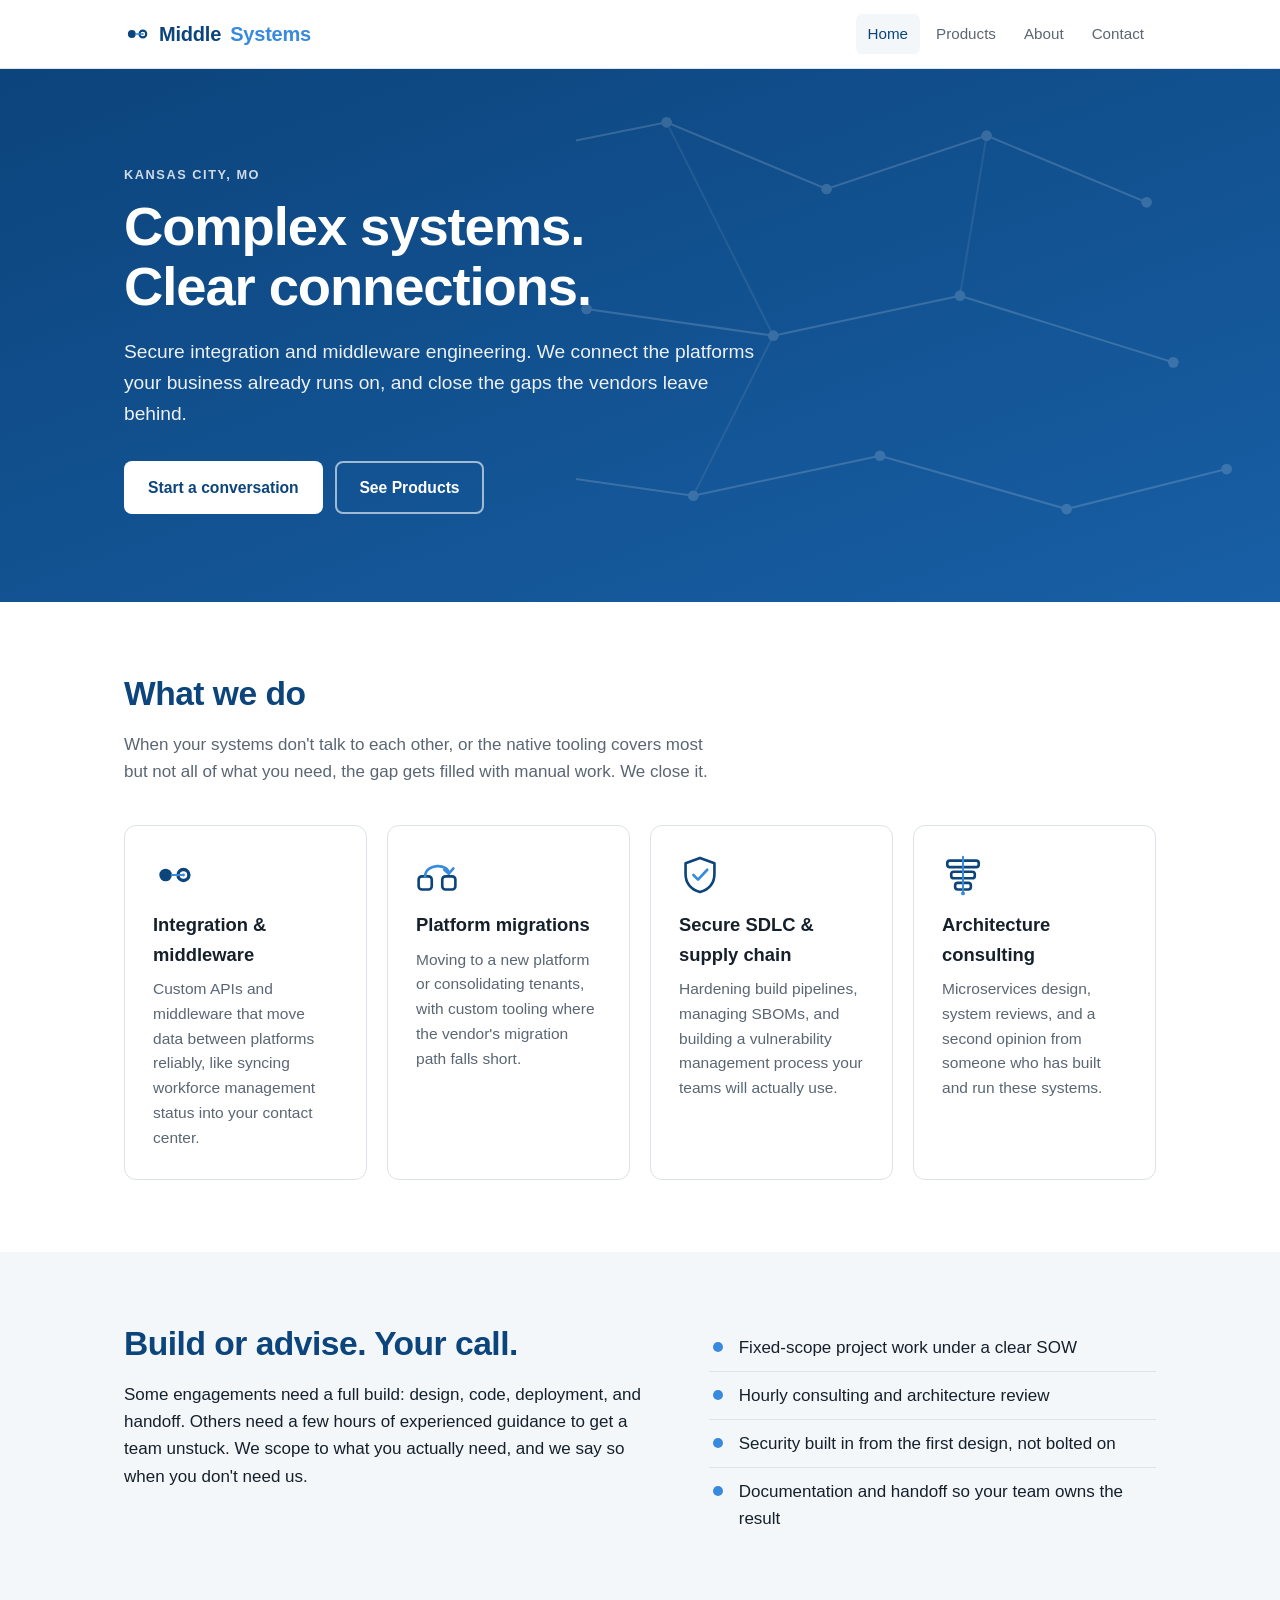
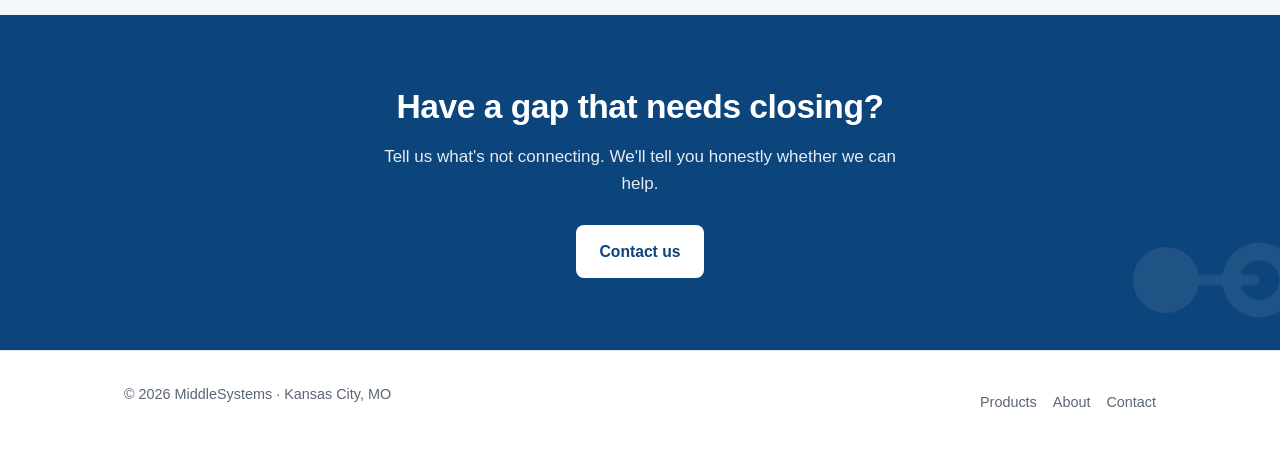
<file: index.html>
<!DOCTYPE html>
<html lang="en">
<head>
  <meta charset="utf-8">
  <meta name="viewport" content="width=device-width, initial-scale=1">
  <title>MiddleSystems | Secure Integration &amp; Middleware Engineering</title>
  <meta name="description" content="MiddleSystems designs and builds secure APIs, middleware, and integrations, and helps teams secure their software supply chain. Based in Kansas City.">
  <link rel="stylesheet" href="styles.css">
  <link rel="icon" href="/favicon.ico" sizes="any">
  <link rel="icon" href="/favicon.png" type="image/png">
  <link rel="apple-touch-icon" href="/apple-touch-icon.png">
</head>
<body>
  <header class="site-header">
    <div class="wrap">
      <a class="brand" href="index.html"><svg class="brand-icon" viewBox="0 0 200 200" aria-hidden="true"><circle cx="60" cy="100" r="30" fill="#0C447C"/><path d="M179,100 A34,34 0 1,0 111,100 A34,34 0 1,0 179,100 Z M163,100 A18,18 0 1,1 127,100 A18,18 0 1,1 163,100 Z" fill-rule="evenodd" fill="#0C447C"/><rect x="84" y="95" width="61" height="10" rx="5" fill="#378ADD"/><circle cx="145" cy="100" r="7" fill="#378ADD"/></svg>Middle<span>Systems</span></a>
      <nav class="nav" aria-label="Main">
        <a href="index.html" aria-current="page">Home</a>
        <a href="products.html">Products</a>
        <a href="about.html">About</a>
        <a href="contact.html">Contact</a>
      </nav>
    </div>
  </header>

  <main>
    <section class="hero">
      <svg class="hero-pattern" viewBox="0 0 640 400" preserveAspectRatio="xMaxYMid slice" aria-hidden="true">
        <g fill="#ffffff">
          <circle cx="80" cy="60" r="4"/><circle cx="180" cy="40" r="4"/><circle cx="300" cy="90" r="4"/><circle cx="420" cy="50" r="4"/><circle cx="540" cy="100" r="4"/>
          <circle cx="120" cy="180" r="4"/><circle cx="260" cy="200" r="4"/><circle cx="400" cy="170" r="4"/><circle cx="560" cy="220" r="4"/>
          <circle cx="60" cy="300" r="4"/><circle cx="200" cy="320" r="4"/><circle cx="340" cy="290" r="4"/><circle cx="480" cy="330" r="4"/><circle cx="600" cy="300" r="4"/>
        </g>
        <g stroke="#ffffff" stroke-width="1.5" fill="none">
          <path d="M80,60 L180,40 L300,90 L420,50 L540,100"/>
          <path d="M120,180 L260,200 L400,170 L560,220"/>
          <path d="M60,300 L200,320 L340,290 L480,330 L600,300"/>
          <path d="M180,40 L260,200" opacity="0.5"/>
          <path d="M420,50 L400,170" opacity="0.5"/>
          <path d="M200,320 L260,200" opacity="0.5"/>
        </g>
      </svg>
      <div class="wrap">
        <p class="eyebrow">Kansas City, MO</p>
        <h1>Complex systems. Clear connections.</h1>
        <p class="lead">Secure integration and middleware engineering. We connect the platforms your business already runs on, and close the gaps the vendors leave behind.</p>
        <a class="btn btn-light" href="contact.html">Start a conversation</a>
        <a class="btn btn-ghost" href="products.html">See Products</a>
      </div>
    </section>

    <section>
      <div class="wrap">
        <h2>What we do</h2>
        <p class="section-intro">When your systems don't talk to each other, or the native tooling covers most but not all of what you need, the gap gets filled with manual work. We close it.</p>
        <div class="grid">
          <div class="card">
            <svg class="icon" viewBox="0 0 200 200" aria-hidden="true">
              <circle cx="60" cy="100" r="30" fill="#0C447C"/>
              <path d="M179,100 A34,34 0 1,0 111,100 A34,34 0 1,0 179,100 Z M163,100 A18,18 0 1,1 127,100 A18,18 0 1,1 163,100 Z" fill-rule="evenodd" fill="#0C447C"/>
              <rect x="84" y="95" width="61" height="10" rx="5" fill="#378ADD"/>
              <circle cx="145" cy="100" r="7" fill="#378ADD"/>
            </svg>
            <h3>Integration &amp; middleware</h3>
            <p>Custom APIs and middleware that move data between platforms reliably, like syncing workforce management status into your contact center.</p>
          </div>
          <div class="card">
            <svg class="icon" viewBox="0 0 64 64" fill="none" stroke="currentColor" stroke-width="4" stroke-linecap="round" stroke-linejoin="round" aria-hidden="true">
              <rect x="4" y="34" width="20" height="20" rx="5"/>
              <rect x="40" y="34" width="20" height="20" rx="5"/>
              <path d="M14 34 C14 14, 50 14, 50 30" stroke="#378ADD"/>
              <path d="M43 24 L50 30 L57 22" stroke="#378ADD" fill="none"/>
            </svg>
            <h3>Platform migrations</h3>
            <p>Moving to a new platform or consolidating tenants, with custom tooling where the vendor's migration path falls short.</p>
          </div>
          <div class="card">
            <svg class="icon" viewBox="0 0 64 64" fill="none" stroke="currentColor" stroke-width="4" stroke-linecap="round" stroke-linejoin="round" aria-hidden="true">
              <path d="M32 6 L54 14 V30 C54 45 45 54 32 58 C19 54 10 45 10 30 V14 Z"/>
              <path d="M22 32 L29 39 L43 24" stroke="#378ADD"/>
            </svg>
            <h3>Secure SDLC &amp; supply chain</h3>
            <p>Hardening build pipelines, managing SBOMs, and building a vulnerability management process your teams will actually use.</p>
          </div>
          <div class="card">
            <svg class="icon" viewBox="0 0 64 64" fill="none" stroke="currentColor" stroke-width="4" stroke-linecap="round" stroke-linejoin="round" aria-hidden="true">
              <rect x="8" y="10" width="48" height="10" rx="4"/>
              <rect x="14" y="27" width="36" height="10" rx="4"/>
              <rect x="20" y="44" width="24" height="10" rx="4"/>
              <line x1="32" y1="4" x2="32" y2="60" stroke="#378ADD" stroke-width="3"/>
              <circle cx="32" cy="60" r="3" fill="#378ADD" stroke="none"/>
            </svg>
            <h3>Architecture consulting</h3>
            <p>Microservices design, system reviews, and a second opinion from someone who has built and run these systems.</p>
          </div>
        </div>
      </div>
    </section>

    <section class="soft">
      <div class="wrap two-col">
        <div>
          <h2>Build or advise. Your call.</h2>
          <p>Some engagements need a full build: design, code, deployment, and handoff. Others need a few hours of experienced guidance to get a team unstuck. We scope to what you actually need, and we say so when you don't need us.</p>
        </div>
        <ul class="checklist">
          <li>Fixed-scope project work under a clear SOW</li>
          <li>Hourly consulting and architecture review</li>
          <li>Security built in from the first design, not bolted on</li>
          <li>Documentation and handoff so your team owns the result</li>
        </ul>
      </div>
    </section>

    <section class="cta-band">
      <svg class="cta-watermark" viewBox="0 0 200 200" aria-hidden="true">
        <circle cx="60" cy="100" r="30" fill="#ffffff"/>
        <path d="M179,100 A34,34 0 1,0 111,100 A34,34 0 1,0 179,100 Z M163,100 A18,18 0 1,1 127,100 A18,18 0 1,1 163,100 Z" fill-rule="evenodd" fill="#ffffff"/>
        <rect x="84" y="95" width="61" height="10" rx="5" fill="#ffffff"/>
      </svg>
      <div class="wrap">
        <h2>Have a gap that needs closing?</h2>
        <p>Tell us what's not connecting. We'll tell you honestly whether we can help.</p>
        <a class="btn btn-light" href="contact.html">Contact us</a>
      </div>
    </section>
  </main>

  <footer class="site-footer">
    <div class="wrap">
      <span>&copy; <span id="yr">2026</span> MiddleSystems &middot; Kansas City, MO</span>
      <span><a href="products.html">Products</a><a href="about.html">About</a><a href="contact.html">Contact</a></span>
    </div>
  </footer>
  <script>document.getElementById('yr').textContent = new Date().getFullYear();</script>
</body>
</html>
</file>
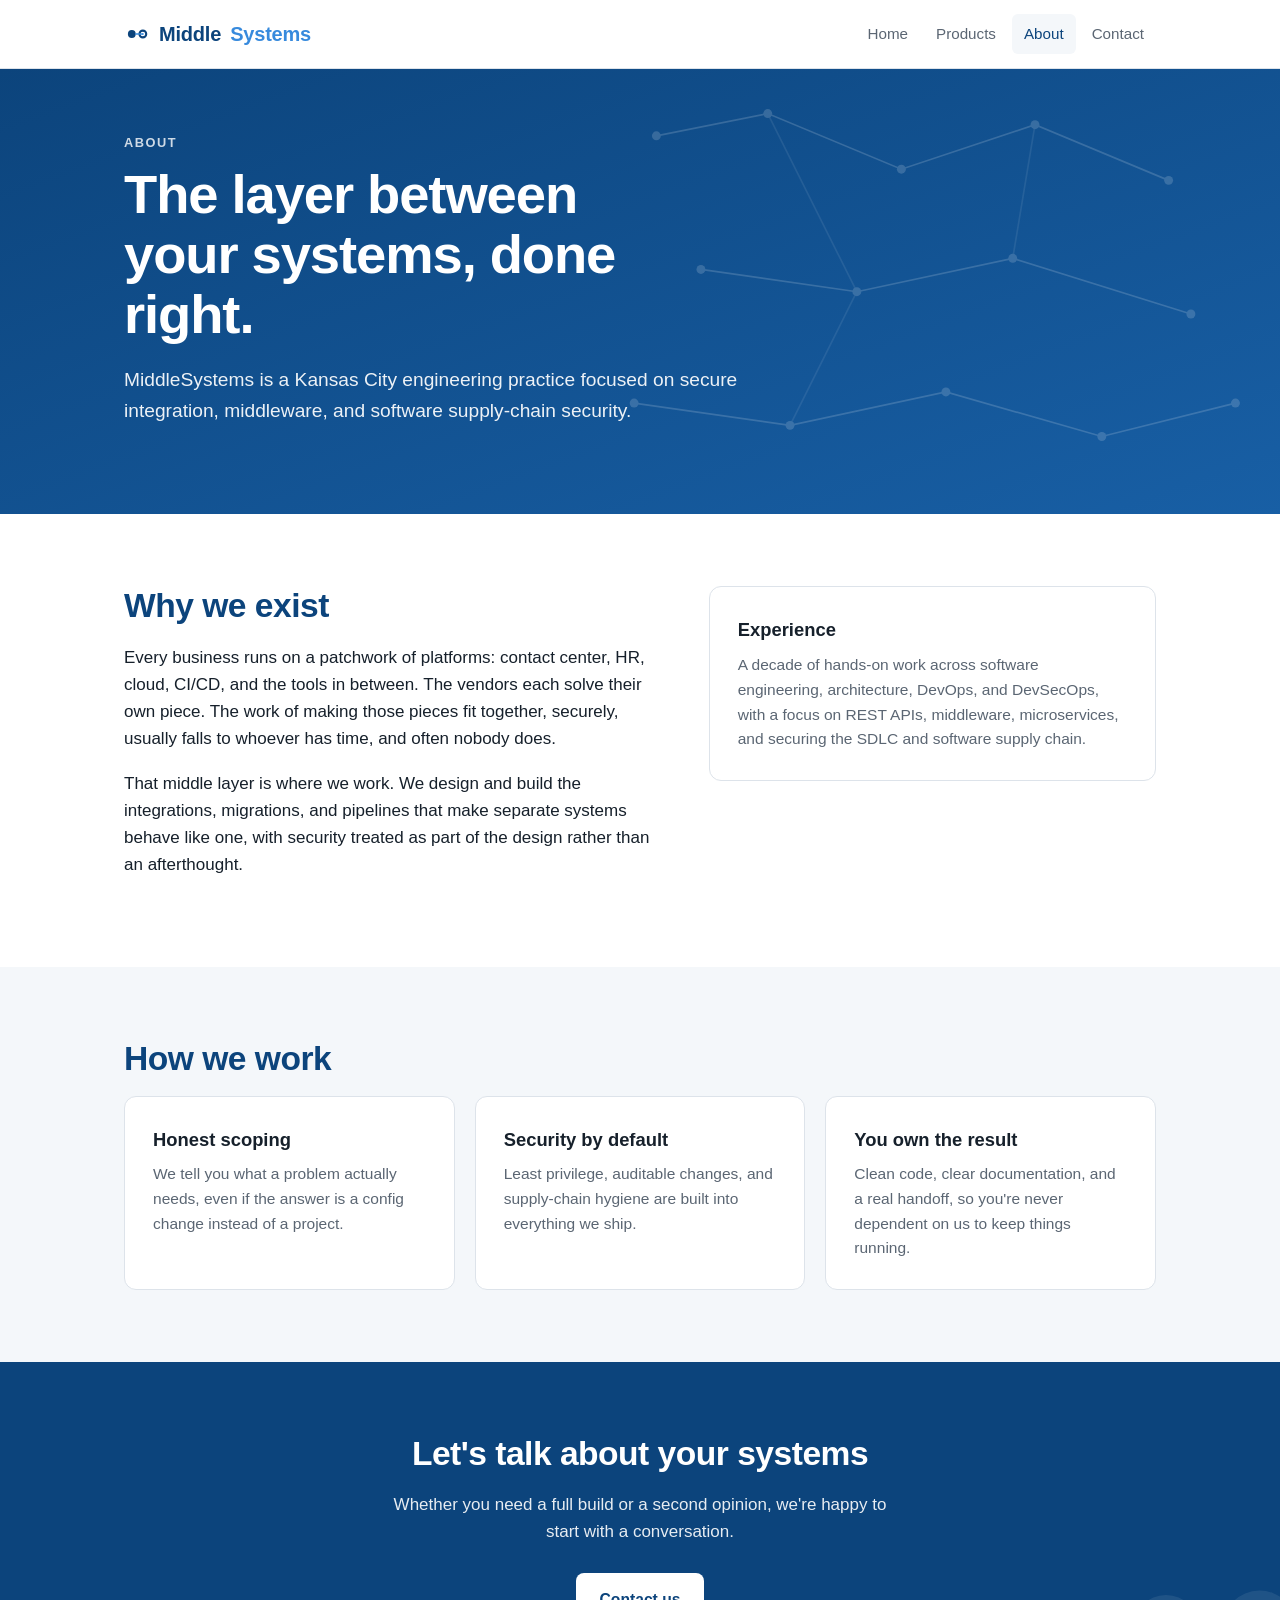
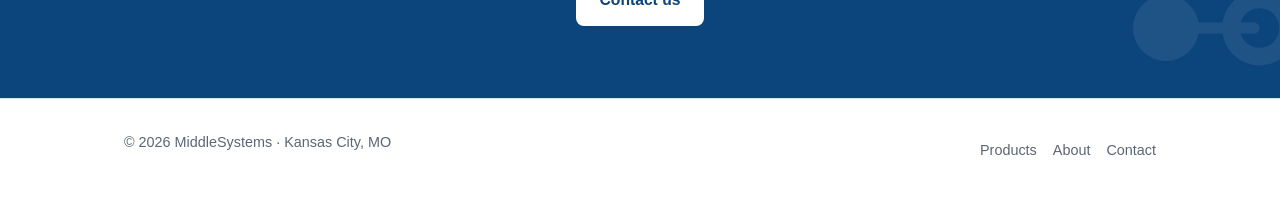
<file: about.html>
<!DOCTYPE html>
<html lang="en">
<head>
  <meta charset="utf-8">
  <meta name="viewport" content="width=device-width, initial-scale=1">
  <title>About | MiddleSystems</title>
  <meta name="description" content="MiddleSystems is a Kansas City engineering firm focused on secure integration, middleware, and software supply-chain security.">
  <link rel="stylesheet" href="styles.css">
  <link rel="icon" href="/favicon.ico" sizes="any">
  <link rel="icon" href="/favicon.png" type="image/png">
  <link rel="apple-touch-icon" href="/apple-touch-icon.png">
</head>
<body>
  <header class="site-header">
    <div class="wrap">
      <a class="brand" href="index.html"><svg class="brand-icon" viewBox="0 0 200 200" aria-hidden="true"><circle cx="60" cy="100" r="30" fill="#0C447C"/><path d="M179,100 A34,34 0 1,0 111,100 A34,34 0 1,0 179,100 Z M163,100 A18,18 0 1,1 127,100 A18,18 0 1,1 163,100 Z" fill-rule="evenodd" fill="#0C447C"/><rect x="84" y="95" width="61" height="10" rx="5" fill="#378ADD"/><circle cx="145" cy="100" r="7" fill="#378ADD"/></svg>Middle<span>Systems</span></a>
      <nav class="nav" aria-label="Main">
        <a href="index.html">Home</a>
        <a href="products.html">Products</a>
        <a href="about.html" aria-current="page">About</a>
        <a href="contact.html">Contact</a>
      </nav>
    </div>
  </header>

  <main>
    <section class="hero small">
      <svg class="hero-pattern" viewBox="0 0 640 400" preserveAspectRatio="xMaxYMid slice" aria-hidden="true">
        <g fill="#ffffff">
          <circle cx="80" cy="60" r="4"/><circle cx="180" cy="40" r="4"/><circle cx="300" cy="90" r="4"/><circle cx="420" cy="50" r="4"/><circle cx="540" cy="100" r="4"/>
          <circle cx="120" cy="180" r="4"/><circle cx="260" cy="200" r="4"/><circle cx="400" cy="170" r="4"/><circle cx="560" cy="220" r="4"/>
          <circle cx="60" cy="300" r="4"/><circle cx="200" cy="320" r="4"/><circle cx="340" cy="290" r="4"/><circle cx="480" cy="330" r="4"/><circle cx="600" cy="300" r="4"/>
        </g>
        <g stroke="#ffffff" stroke-width="1.5" fill="none">
          <path d="M80,60 L180,40 L300,90 L420,50 L540,100"/>
          <path d="M120,180 L260,200 L400,170 L560,220"/>
          <path d="M60,300 L200,320 L340,290 L480,330 L600,300"/>
          <path d="M180,40 L260,200" opacity="0.5"/>
          <path d="M420,50 L400,170" opacity="0.5"/>
          <path d="M200,320 L260,200" opacity="0.5"/>
        </g>
      </svg>
      <div class="wrap">
        <p class="eyebrow">About</p>
        <h1>The layer between your systems, done right.</h1>
        <p class="lead">MiddleSystems is a Kansas City engineering practice focused on secure integration, middleware, and software supply-chain security.</p>
      </div>
    </section>

    <section>
      <div class="wrap two-col">
        <div>
          <h2>Why we exist</h2>
          <p>Every business runs on a patchwork of platforms: contact center, HR, cloud, CI/CD, and the tools in between. The vendors each solve their own piece. The work of making those pieces fit together, securely, usually falls to whoever has time, and often nobody does.</p>
          <p>That middle layer is where we work. We design and build the integrations, migrations, and pipelines that make separate systems behave like one, with security treated as part of the design rather than an afterthought.</p>
        </div>
        <div class="card">
          <h3>Experience</h3>
          <p>A decade of hands-on work across software engineering, architecture, DevOps, and DevSecOps, with a focus on REST APIs, middleware, microservices, and securing the SDLC and software supply chain.</p>
        </div>
      </div>
    </section>

    <section class="soft">
      <div class="wrap">
        <h2>How we work</h2>
        <div class="grid">
          <div class="card">
            <h3>Honest scoping</h3>
            <p>We tell you what a problem actually needs, even if the answer is a config change instead of a project.</p>
          </div>
          <div class="card">
            <h3>Security by default</h3>
            <p>Least privilege, auditable changes, and supply-chain hygiene are built into everything we ship.</p>
          </div>
          <div class="card">
            <h3>You own the result</h3>
            <p>Clean code, clear documentation, and a real handoff, so you're never dependent on us to keep things running.</p>
          </div>
        </div>
      </div>
    </section>

    <section class="cta-band">
      <svg class="cta-watermark" viewBox="0 0 200 200" aria-hidden="true">
        <circle cx="60" cy="100" r="30" fill="#ffffff"/>
        <path d="M179,100 A34,34 0 1,0 111,100 A34,34 0 1,0 179,100 Z M163,100 A18,18 0 1,1 127,100 A18,18 0 1,1 163,100 Z" fill-rule="evenodd" fill="#ffffff"/>
        <rect x="84" y="95" width="61" height="10" rx="5" fill="#ffffff"/>
      </svg>
      <div class="wrap">
        <h2>Let's talk about your systems</h2>
        <p>Whether you need a full build or a second opinion, we're happy to start with a conversation.</p>
        <a class="btn btn-light" href="contact.html">Contact us</a>
      </div>
    </section>
  </main>

  <footer class="site-footer">
    <div class="wrap">
      <span>&copy; <span id="yr">2026</span> MiddleSystems &middot; Kansas City, MO</span>
      <span><a href="products.html">Products</a><a href="about.html">About</a><a href="contact.html">Contact</a></span>
    </div>
  </footer>
  <script>document.getElementById('yr').textContent = new Date().getFullYear();</script>
</body>
</html>
</file>
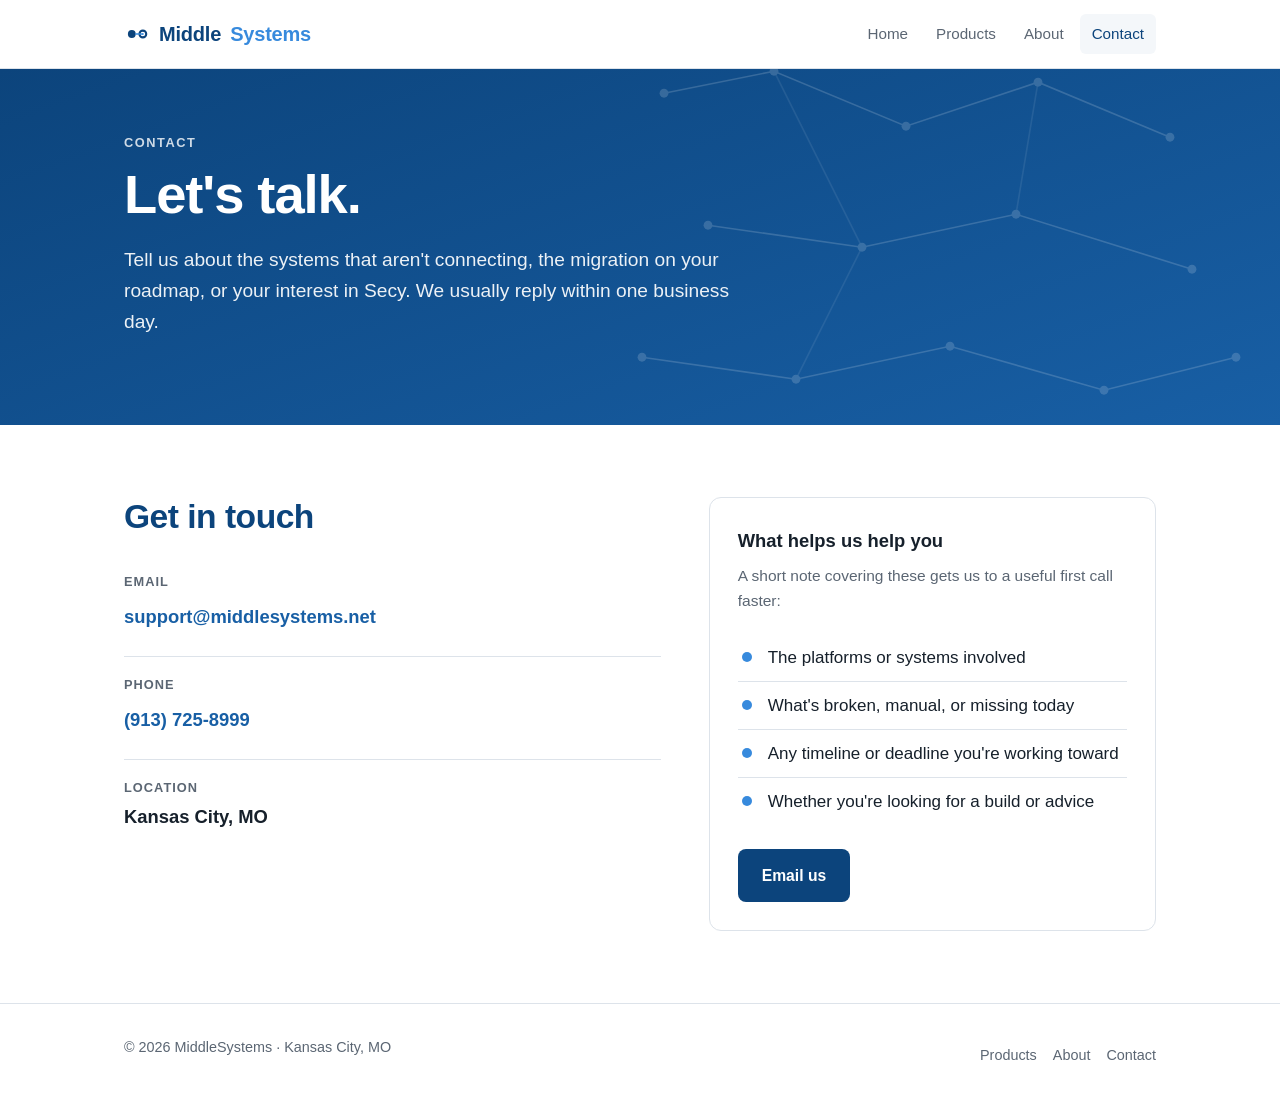
<file: contact.html>
<!DOCTYPE html>
<html lang="en">
<head>
  <meta charset="utf-8">
  <meta name="viewport" content="width=device-width, initial-scale=1">
  <title>Contact | MiddleSystems</title>
  <meta name="description" content="Get in touch with MiddleSystems about integration, middleware, supply-chain security, or Secy.">
  <link rel="stylesheet" href="styles.css">
  <link rel="icon" href="/favicon.ico" sizes="any">
  <link rel="icon" href="/favicon.png" type="image/png">
  <link rel="apple-touch-icon" href="/apple-touch-icon.png">
</head>
<body>
  <header class="site-header">
    <div class="wrap">
      <a class="brand" href="index.html"><svg class="brand-icon" viewBox="0 0 200 200" aria-hidden="true"><circle cx="60" cy="100" r="30" fill="#0C447C"/><path d="M179,100 A34,34 0 1,0 111,100 A34,34 0 1,0 179,100 Z M163,100 A18,18 0 1,1 127,100 A18,18 0 1,1 163,100 Z" fill-rule="evenodd" fill="#0C447C"/><rect x="84" y="95" width="61" height="10" rx="5" fill="#378ADD"/><circle cx="145" cy="100" r="7" fill="#378ADD"/></svg>Middle<span>Systems</span></a>
      <nav class="nav" aria-label="Main">
        <a href="index.html">Home</a>
        <a href="products.html">Products</a>
        <a href="about.html">About</a>
        <a href="contact.html" aria-current="page">Contact</a>
      </nav>
    </div>
  </header>

  <main>
    <section class="hero small">
      <svg class="hero-pattern" viewBox="0 0 640 400" preserveAspectRatio="xMaxYMid slice" aria-hidden="true">
        <g fill="#ffffff">
          <circle cx="80" cy="60" r="4"/><circle cx="180" cy="40" r="4"/><circle cx="300" cy="90" r="4"/><circle cx="420" cy="50" r="4"/><circle cx="540" cy="100" r="4"/>
          <circle cx="120" cy="180" r="4"/><circle cx="260" cy="200" r="4"/><circle cx="400" cy="170" r="4"/><circle cx="560" cy="220" r="4"/>
          <circle cx="60" cy="300" r="4"/><circle cx="200" cy="320" r="4"/><circle cx="340" cy="290" r="4"/><circle cx="480" cy="330" r="4"/><circle cx="600" cy="300" r="4"/>
        </g>
        <g stroke="#ffffff" stroke-width="1.5" fill="none">
          <path d="M80,60 L180,40 L300,90 L420,50 L540,100"/>
          <path d="M120,180 L260,200 L400,170 L560,220"/>
          <path d="M60,300 L200,320 L340,290 L480,330 L600,300"/>
          <path d="M180,40 L260,200" opacity="0.5"/>
          <path d="M420,50 L400,170" opacity="0.5"/>
          <path d="M200,320 L260,200" opacity="0.5"/>
        </g>
      </svg>
      <div class="wrap">
        <p class="eyebrow">Contact</p>
        <h1>Let's talk.</h1>
        <p class="lead">Tell us about the systems that aren't connecting, the migration on your roadmap, or your interest in Secy. We usually reply within one business day.</p>
      </div>
    </section>

    <section>
      <div class="wrap two-col">
        <div>
          <h2>Get in touch</h2>
          <ul class="contact-list">
            <li>
              <span class="label">Email</span>
              <a href="mailto:support@middlesystems.net">support@middlesystems.net</a>
            </li>
            <li>
              <span class="label">Phone</span>
              <a href="tel:+19137258999">(913) 725-8999</a>
            </li>
            <li>
              <span class="label">Location</span>
              <span class="value">Kansas City, MO</span>
            </li>
          </ul>
        </div>
        <div class="card">
          <h3>What helps us help you</h3>
          <p style="margin-bottom:20px">A short note covering these gets us to a useful first call faster:</p>
          <ul class="checklist">
            <li>The platforms or systems involved</li>
            <li>What's broken, manual, or missing today</li>
            <li>Any timeline or deadline you're working toward</li>
            <li>Whether you're looking for a build or advice</li>
          </ul>
          <p style="margin-top:24px"><a class="btn btn-primary" href="mailto:jack@middlesystems.net?subject=Project%20inquiry">Email us</a></p>
        </div>
      </div>
    </section>
  </main>

  <footer class="site-footer">
    <div class="wrap">
      <span>&copy; <span id="yr">2026</span> MiddleSystems &middot; Kansas City, MO</span>
      <span><a href="products.html">Products</a><a href="about.html">About</a><a href="contact.html">Contact</a></span>
    </div>
  </footer>
  <script>document.getElementById('yr').textContent = new Date().getFullYear();</script>
</body>
</html>
</file>
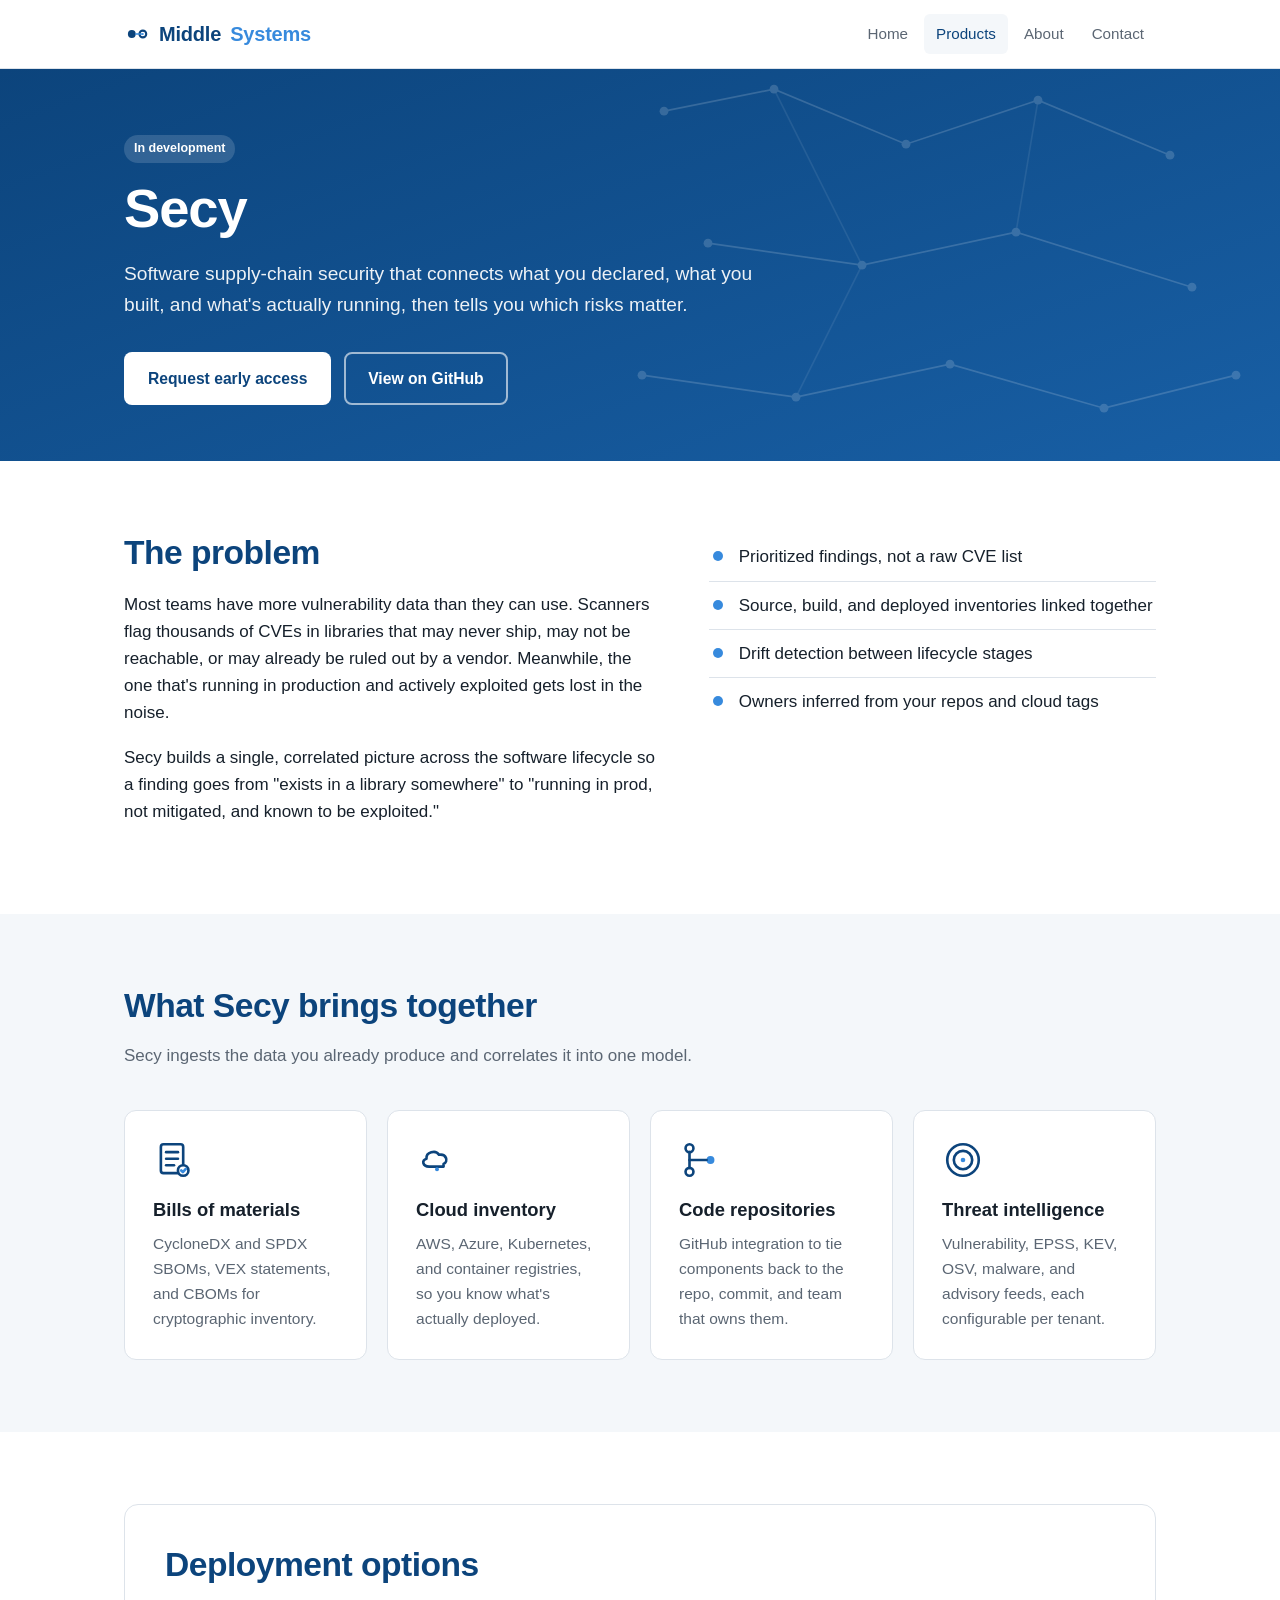
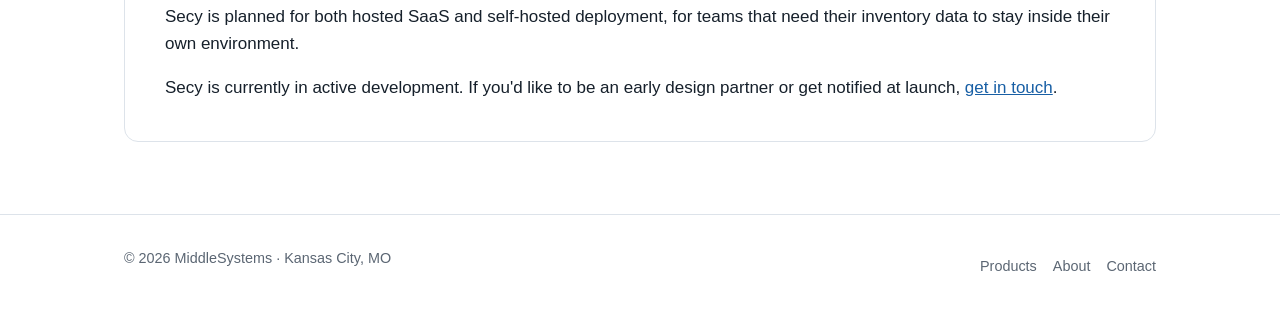
<file: products.html>
<!DOCTYPE html>
<html lang="en">
<head>
  <meta charset="utf-8">
  <meta name="viewport" content="width=device-width, initial-scale=1">
  <title>Secy | MiddleSystems</title>
  <meta name="description" content="Secy is a software supply-chain security platform that correlates what you declared, built, and deployed, and tells you which risks actually matter.">
  <link rel="stylesheet" href="styles.css">
  <link rel="icon" href="/favicon.ico" sizes="any">
  <link rel="icon" href="/favicon.png" type="image/png">
  <link rel="apple-touch-icon" href="/apple-touch-icon.png">
</head>
<body>
  <header class="site-header">
    <div class="wrap">
      <a class="brand" href="index.html"><svg class="brand-icon" viewBox="0 0 200 200" aria-hidden="true"><circle cx="60" cy="100" r="30" fill="#0C447C"/><path d="M179,100 A34,34 0 1,0 111,100 A34,34 0 1,0 179,100 Z M163,100 A18,18 0 1,1 127,100 A18,18 0 1,1 163,100 Z" fill-rule="evenodd" fill="#0C447C"/><rect x="84" y="95" width="61" height="10" rx="5" fill="#378ADD"/><circle cx="145" cy="100" r="7" fill="#378ADD"/></svg>Middle<span>Systems</span></a>
      <nav class="nav" aria-label="Main">
        <a href="index.html">Home</a>
        <a href="products.html" aria-current="page">Products</a>
        <a href="about.html">About</a>
        <a href="contact.html">Contact</a>
      </nav>
    </div>
  </header>

  <main>
    <section class="hero small">
      <svg class="hero-pattern" viewBox="0 0 640 400" preserveAspectRatio="xMaxYMid slice" aria-hidden="true">
        <g fill="#ffffff">
          <circle cx="80" cy="60" r="4"/><circle cx="180" cy="40" r="4"/><circle cx="300" cy="90" r="4"/><circle cx="420" cy="50" r="4"/><circle cx="540" cy="100" r="4"/>
          <circle cx="120" cy="180" r="4"/><circle cx="260" cy="200" r="4"/><circle cx="400" cy="170" r="4"/><circle cx="560" cy="220" r="4"/>
          <circle cx="60" cy="300" r="4"/><circle cx="200" cy="320" r="4"/><circle cx="340" cy="290" r="4"/><circle cx="480" cy="330" r="4"/><circle cx="600" cy="300" r="4"/>
        </g>
        <g stroke="#ffffff" stroke-width="1.5" fill="none">
          <path d="M80,60 L180,40 L300,90 L420,50 L540,100"/>
          <path d="M120,180 L260,200 L400,170 L560,220"/>
          <path d="M60,300 L200,320 L340,290 L480,330 L600,300"/>
          <path d="M180,40 L260,200" opacity="0.5"/>
          <path d="M420,50 L400,170" opacity="0.5"/>
          <path d="M200,320 L260,200" opacity="0.5"/>
        </g>
      </svg>
      <div class="wrap">
        <span class="tag">In development</span>
        <h1>Secy</h1>
        <p class="lead">Software supply-chain security that connects what you declared, what you built, and what's actually running, then tells you which risks matter.</p>
        <a class="btn btn-light" href="contact.html">Request early access</a>
        <a class="btn btn-ghost" href="https://github.com/Middle-Systems/Secy" target="_blank" rel="noopener">View on GitHub</a>
      </div>
    </section>

    <section>
      <div class="wrap two-col">
        <div>
          <h2>The problem</h2>
          <p>Most teams have more vulnerability data than they can use. Scanners flag thousands of CVEs in libraries that may never ship, may not be reachable, or may already be ruled out by a vendor. Meanwhile, the one that's running in production and actively exploited gets lost in the noise.</p>
          <p>Secy builds a single, correlated picture across the software lifecycle so a finding goes from "exists in a library somewhere" to "running in prod, not mitigated, and known to be exploited."</p>
        </div>
        <ul class="checklist">
          <li>Prioritized findings, not a raw CVE list</li>
          <li>Source, build, and deployed inventories linked together</li>
          <li>Drift detection between lifecycle stages</li>
          <li>Owners inferred from your repos and cloud tags</li>
        </ul>
      </div>
    </section>

    <section class="soft">
      <div class="wrap">
        <h2>What Secy brings together</h2>
        <p class="section-intro">Secy ingests the data you already produce and correlates it into one model.</p>
        <div class="grid">
          <div class="card">
            <svg class="icon" viewBox="0 0 64 64" fill="none" stroke="currentColor" stroke-width="4" stroke-linecap="round" stroke-linejoin="round" aria-hidden="true">
              <rect x="12" y="8" width="34" height="44" rx="4"/>
              <line x1="20" y1="20" x2="38" y2="20"/>
              <line x1="20" y1="30" x2="38" y2="30"/>
              <line x1="20" y1="40" x2="32" y2="40"/>
              <circle cx="46" cy="48" r="8" fill="#fff" stroke="currentColor"/>
              <path d="M43 48 L45.5 50.5 L50 45.5" stroke="#378ADD"/>
            </svg>
            <h3>Bills of materials</h3>
            <p>CycloneDX and SPDX SBOMs, VEX statements, and CBOMs for cryptographic inventory.</p>
          </div>
          <div class="card">
            <svg class="icon" viewBox="0 0 64 64" fill="none" stroke="currentColor" stroke-width="4" stroke-linecap="round" stroke-linejoin="round" aria-hidden="true">
              <path d="M20 42 C10 42 8 32 16 30 C15 20 30 16 35 24 C46 22 50 34 42 38 L42 42 Z"/>
              <circle cx="32" cy="46" r="3" fill="#378ADD" stroke="none"/>
            </svg>
            <h3>Cloud inventory</h3>
            <p>AWS, Azure, Kubernetes, and container registries, so you know what's actually deployed.</p>
          </div>
          <div class="card">
            <svg class="icon" viewBox="0 0 64 64" fill="none" stroke="currentColor" stroke-width="4" stroke-linecap="round" stroke-linejoin="round" aria-hidden="true">
              <circle cx="16" cy="14" r="6"/>
              <circle cx="16" cy="50" r="6"/>
              <circle cx="48" cy="32" r="6" fill="#378ADD" stroke="none"/>
              <path d="M16 20 V44"/>
              <path d="M16 32 C16 32 30 32 36 32 C42 32 42 32 42 32"/>
            </svg>
            <h3>Code repositories</h3>
            <p>GitHub integration to tie components back to the repo, commit, and team that owns them.</p>
          </div>
          <div class="card">
            <svg class="icon" viewBox="0 0 64 64" fill="none" stroke="currentColor" stroke-width="4" stroke-linecap="round" stroke-linejoin="round" aria-hidden="true">
              <circle cx="32" cy="32" r="24"/>
              <circle cx="32" cy="32" r="14"/>
              <circle cx="32" cy="32" r="3.5" fill="#378ADD" stroke="none"/>
            </svg>
            <h3>Threat intelligence</h3>
            <p>Vulnerability, EPSS, KEV, OSV, malware, and advisory feeds, each configurable per tenant.</p>
          </div>
        </div>
      </div>
    </section>

    <section>
      <div class="wrap">
        <div class="product-card">
          <h2>Deployment options</h2>
          <p>Secy is planned for both hosted SaaS and self-hosted deployment, for teams that need their inventory data to stay inside their own environment.</p>
          <p style="margin-bottom:0">Secy is currently in active development. If you'd like to be an early design partner or get notified at launch, <a href="contact.html">get in touch</a>.</p>
        </div>
      </div>
    </section>
  </main>

  <footer class="site-footer">
    <div class="wrap">
      <span>&copy; <span id="yr">2026</span> MiddleSystems &middot; Kansas City, MO</span>
      <span><a href="products.html">Products</a><a href="about.html">About</a><a href="contact.html">Contact</a></span>
    </div>
  </footer>
  <script>document.getElementById('yr').textContent = new Date().getFullYear();</script>
</body>
</html>
</file>
<file: styles.css>
:root {
  --navy: #0C447C;
  --blue: #185FA5;
  --accent: #378ADD;
  --ink: #16202b;
  --muted: #5b6673;
  --line: #dde3ea;
  --bg: #ffffff;
  --bg-soft: #f4f7fa;
  --max: 1080px;
}

* { box-sizing: border-box; }

html { -webkit-text-size-adjust: 100%; }

body {
  margin: 0;
  font-family: "Inter", -apple-system, BlinkMacSystemFont, "Segoe UI", Roboto, Helvetica, Arial, sans-serif;
  color: var(--ink);
  background: var(--bg);
  line-height: 1.6;
  font-size: 17px;
}

a { color: var(--blue); }
a:hover { color: var(--navy); }

.wrap { max-width: var(--max); margin: 0 auto; padding: 0 24px; }

/* Header */
.site-header {
  border-bottom: 1px solid var(--line);
  background: var(--bg);
  position: sticky;
  top: 0;
  z-index: 10;
}
.site-header .wrap {
  display: flex;
  align-items: center;
  justify-content: space-between;
  min-height: 68px;
  gap: 16px;
  flex-wrap: wrap;
}
.brand {
  display: inline-flex;
  align-items: center;
  gap: 9px;
  font-weight: 700;
  font-size: 1.25rem;
  letter-spacing: -0.01em;
  color: var(--navy);
  text-decoration: none;
}
.brand span { color: var(--accent); }
.brand-icon { width: 26px; height: 26px; flex: none; }
.nav { display: flex; gap: 4px; flex-wrap: wrap; }
.nav a {
  text-decoration: none;
  color: var(--muted);
  font-weight: 500;
  padding: 8px 12px;
  border-radius: 6px;
  font-size: 0.95rem;
}
.nav a:hover { color: var(--navy); background: var(--bg-soft); }
.nav a[aria-current="page"] { color: var(--navy); background: var(--bg-soft); }

/* Hero */
.hero {
  background: linear-gradient(160deg, var(--navy) 0%, var(--blue) 100%);
  color: #fff;
  padding: 96px 0 88px;
  position: relative;
  overflow: hidden;
}
.hero.small { padding: 64px 0 56px; }
.hero .wrap { position: relative; z-index: 1; }
.hero-pattern {
  position: absolute;
  top: 0;
  right: 0;
  width: 55%;
  height: 100%;
  opacity: 0.16;
  pointer-events: none;
}
.eyebrow {
  text-transform: uppercase;
  letter-spacing: 0.12em;
  font-size: 0.8rem;
  font-weight: 600;
  opacity: 0.8;
  margin: 0 0 12px;
}
.hero h1 {
  font-size: clamp(2.2rem, 5vw, 3.4rem);
  line-height: 1.1;
  letter-spacing: -0.02em;
  margin: 0 0 20px;
  max-width: 18ch;
}
.hero p.lead {
  font-size: 1.2rem;
  max-width: 60ch;
  margin: 0 0 32px;
  opacity: 0.92;
}

/* Buttons */
.btn {
  display: inline-block;
  padding: 12px 22px;
  border-radius: 8px;
  font-weight: 600;
  text-decoration: none;
  font-size: 0.98rem;
  border: 2px solid transparent;
}
.btn-light { background: #fff; color: var(--navy); }
.btn-light:hover { background: #e9f1fa; color: var(--navy); }
.btn-ghost { border-color: rgba(255,255,255,0.6); color: #fff; margin-left: 8px; }
.btn-ghost:hover { background: rgba(255,255,255,0.1); color: #fff; }
.btn-primary { background: var(--navy); color: #fff; }
.btn-primary:hover { background: var(--blue); color: #fff; }

/* Sections */
section { padding: 72px 0; }
section.soft { background: var(--bg-soft); }
h2 {
  font-size: clamp(1.6rem, 3vw, 2.1rem);
  letter-spacing: -0.015em;
  line-height: 1.2;
  margin: 0 0 16px;
  color: var(--navy);
}
h3 { font-size: 1.15rem; margin: 0 0 8px; color: var(--ink); }
.section-intro { color: var(--muted); max-width: 64ch; margin: 0 0 40px; }

.grid {
  display: grid;
  grid-template-columns: repeat(auto-fit, minmax(240px, 1fr));
  gap: 20px;
}
.card {
  background: var(--bg);
  border: 1px solid var(--line);
  border-radius: 12px;
  padding: 28px;
}
.card p { margin: 0; color: var(--muted); font-size: 0.97rem; }
.card .num {
  display: inline-block;
  font-size: 0.8rem;
  font-weight: 700;
  color: var(--accent);
  letter-spacing: 0.08em;
  margin-bottom: 10px;
}
.card .icon {
  display: block;
  width: 42px;
  height: 42px;
  margin-bottom: 14px;
  color: var(--navy);
}

.two-col {
  display: grid;
  grid-template-columns: 1.2fr 1fr;
  gap: 48px;
  align-items: start;
}
@media (max-width: 800px) {
  .two-col { grid-template-columns: 1fr; gap: 32px; }
}

.checklist { list-style: none; padding: 0; margin: 0; }
.checklist li {
  padding: 10px 0 10px 30px;
  border-bottom: 1px solid var(--line);
  position: relative;
}
.checklist li:last-child { border-bottom: 0; }
.checklist li::before {
  content: "";
  position: absolute;
  left: 4px;
  top: 18px;
  width: 10px;
  height: 10px;
  border-radius: 50%;
  background: var(--accent);
}

.tag {
  display: inline-block;
  font-size: 0.78rem;
  font-weight: 600;
  padding: 4px 10px;
  border-radius: 999px;
  background: #e6f0fb;
  color: var(--blue);
  margin: 0 0 16px;
}
.hero .tag { background: rgba(255,255,255,0.15); color: #fff; }

.product-card {
  border: 1px solid var(--line);
  border-radius: 14px;
  padding: 40px;
  background: var(--bg);
}
.product-card h2 { margin-top: 0; }

.cta-band {
  background: var(--navy);
  color: #fff;
  text-align: center;
  position: relative;
  overflow: hidden;
}
.cta-band .wrap { position: relative; z-index: 1; }
.cta-band h2 { color: #fff; }
.cta-band p { opacity: 0.9; max-width: 56ch; margin: 0 auto 28px; }
.cta-watermark {
  position: absolute;
  right: -40px;
  bottom: -40px;
  width: 220px;
  height: 220px;
  opacity: 0.08;
  pointer-events: none;
}

.contact-list { list-style: none; padding: 0; margin: 0; }
.contact-list li { padding: 18px 0; border-bottom: 1px solid var(--line); }
.contact-list li:last-child { border-bottom: 0; }
.contact-list .label {
  display: block;
  font-size: 0.8rem;
  text-transform: uppercase;
  letter-spacing: 0.08em;
  color: var(--muted);
  font-weight: 600;
  margin-bottom: 4px;
}
.contact-list a, .contact-list .value { font-size: 1.15rem; font-weight: 600; text-decoration: none; }

/* Footer */
.site-footer {
  border-top: 1px solid var(--line);
  padding: 32px 0;
  color: var(--muted);
  font-size: 0.9rem;
}
.site-footer .wrap {
  display: flex;
  justify-content: space-between;
  gap: 16px;
  flex-wrap: wrap;
}
.site-footer a { color: var(--muted); text-decoration: none; margin-left: 16px; }
.site-footer a:first-child { margin-left: 0; }
.site-footer a:hover { color: var(--navy); }

/* Comfortable tap targets for inline links */
.contact-list a { display: inline-block; padding: 6px 0; }
.site-footer a { display: inline-block; padding: 8px 0; }

@media (max-width: 800px) {
  .hero-pattern { display: none; }
}

@media (max-width: 560px) {
  body { font-size: 16px; }
  .site-header .wrap { padding-top: 10px; padding-bottom: 6px; gap: 6px; }
  .nav { margin-left: -12px; }
  .card { padding: 24px 22px; }
  .hero { padding: 64px 0 56px; }
  .btn-ghost { margin-left: 0; margin-top: 10px; }
  .product-card { padding: 28px 22px; }
  section { padding: 56px 0; }
  .cta-watermark { width: 140px; height: 140px; right: -30px; bottom: -30px; }
}
</file>
